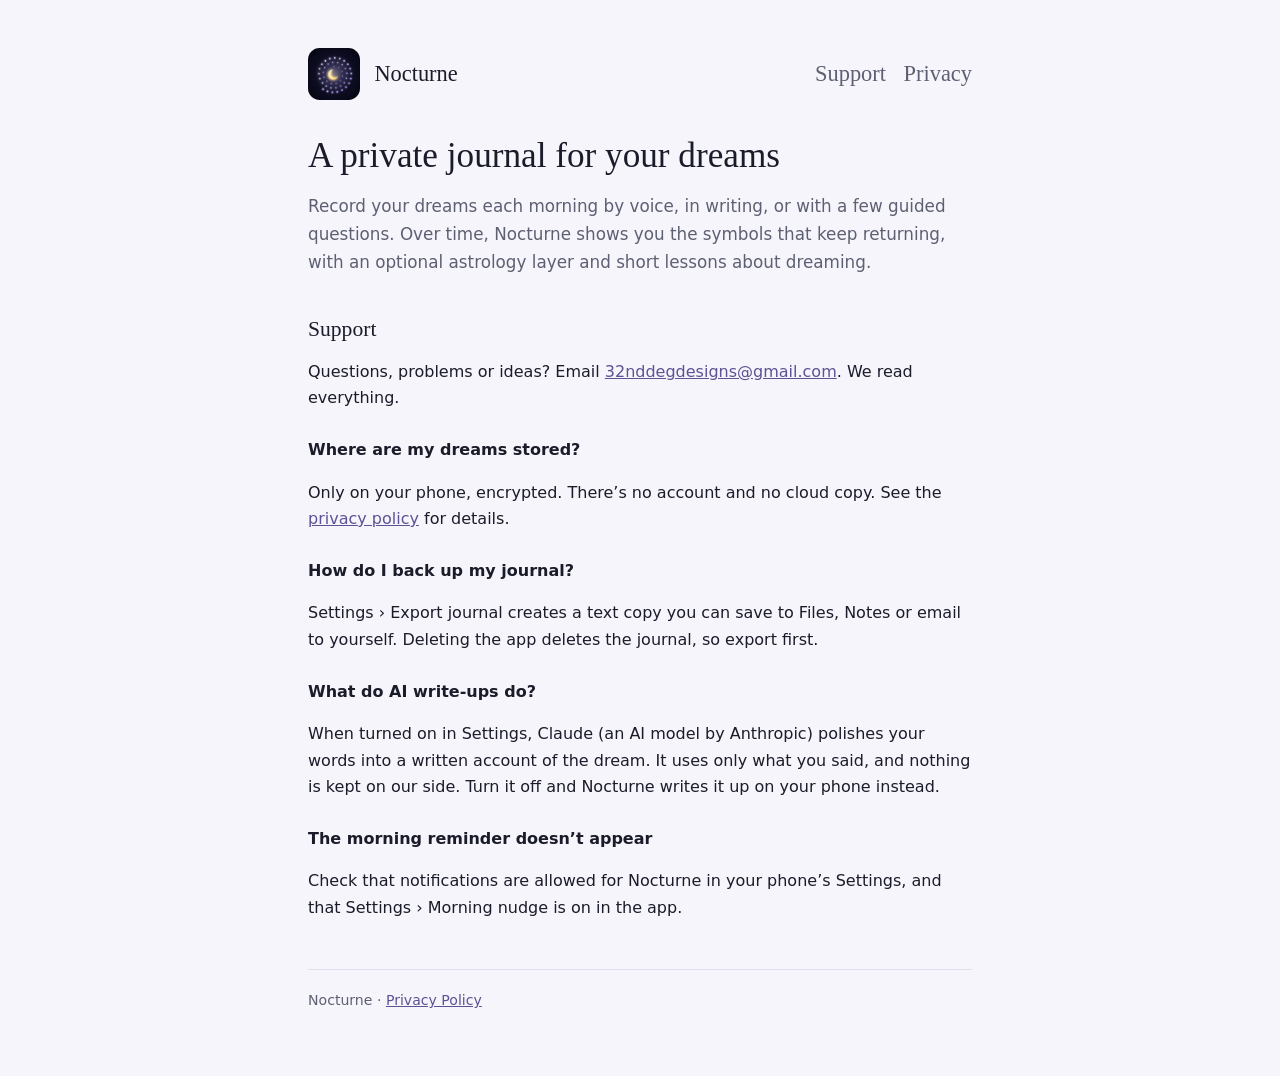
<file: index.html>
<!doctype html>
<html lang="en">
<head>
<meta charset="utf-8">
<meta name="viewport" content="width=device-width, initial-scale=1, viewport-fit=cover">
<title>Nocturne · Dream Journal</title>
<meta name="description" content="Nocturne is a private dream journal. Help, contact and privacy.">
<link rel="icon" href="icon.png">
<link rel="stylesheet" href="style.css">
</head>
<body>
<div class="wrap">
  <header>
    <img src="icon.png" alt="">
    <a href="./">Nocturne</a>
    <nav><a href="./">Support</a><a href="privacy/">Privacy</a></nav>
  </header>

  <h1>A private journal for your dreams</h1>
  <p class="lede">Record your dreams each morning by voice, in writing, or with a few guided questions. Over time, Nocturne shows you the symbols that keep returning, with an optional astrology layer and short lessons about dreaming.</p>

  <h2>Support</h2>
  <p>Questions, problems or ideas? Email <a href="mailto:32nddegdesigns@gmail.com">32nddegdesigns@gmail.com</a>. We read everything.</p>

  <h3>Where are my dreams stored?</h3>
  <p>Only on your phone, encrypted. There’s no account and no cloud copy. See the <a href="privacy/">privacy policy</a> for details.</p>

  <h3>How do I back up my journal?</h3>
  <p>Settings › Export journal creates a text copy you can save to Files, Notes or email to yourself. Deleting the app deletes the journal, so export first.</p>

  <h3>What do AI write-ups do?</h3>
  <p>When turned on in Settings, Claude (an AI model by Anthropic) polishes your words into a written account of the dream. It uses only what you said, and nothing is kept on our side. Turn it off and Nocturne writes it up on your phone instead.</p>

  <h3>The morning reminder doesn’t appear</h3>
  <p>Check that notifications are allowed for Nocturne in your phone’s Settings, and that Settings › Morning nudge is on in the app.</p>

  <footer>Nocturne · <a href="privacy/">Privacy Policy</a></footer>
</div>
</body>
</html>
</file>
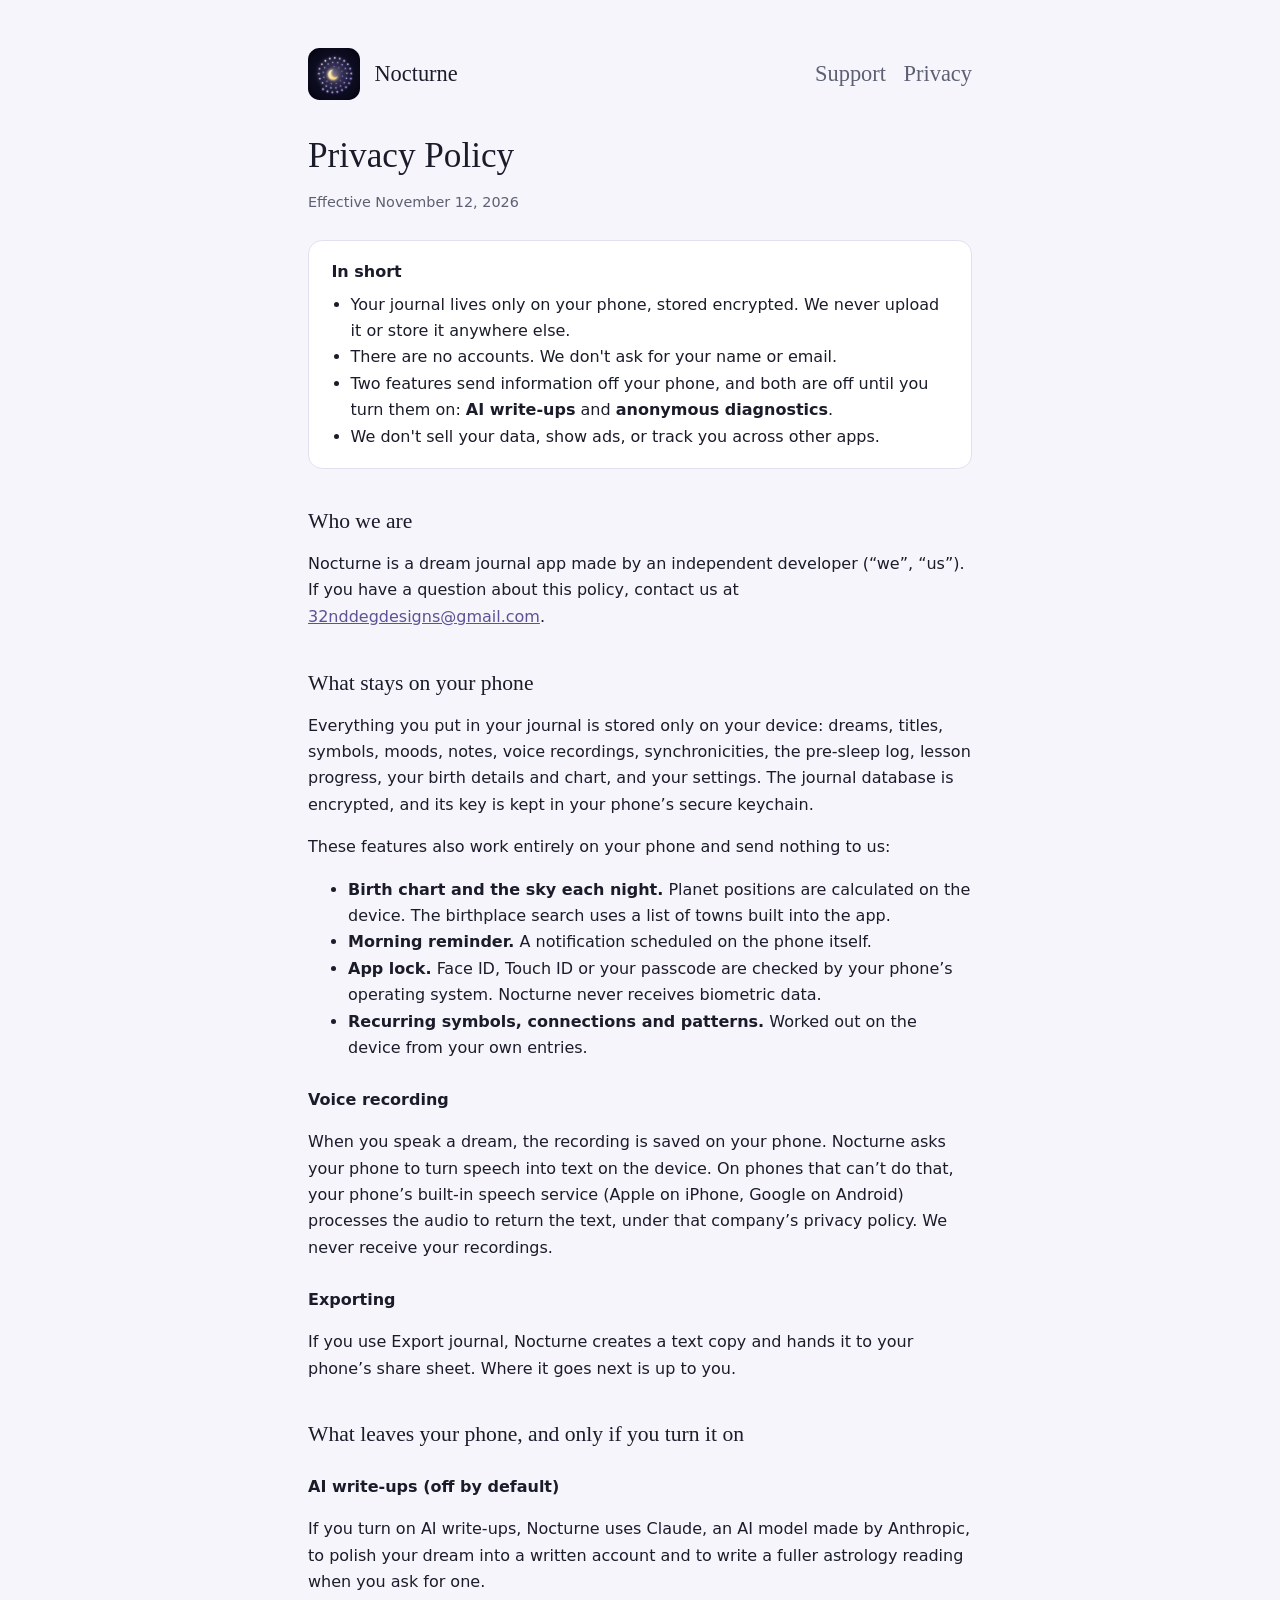
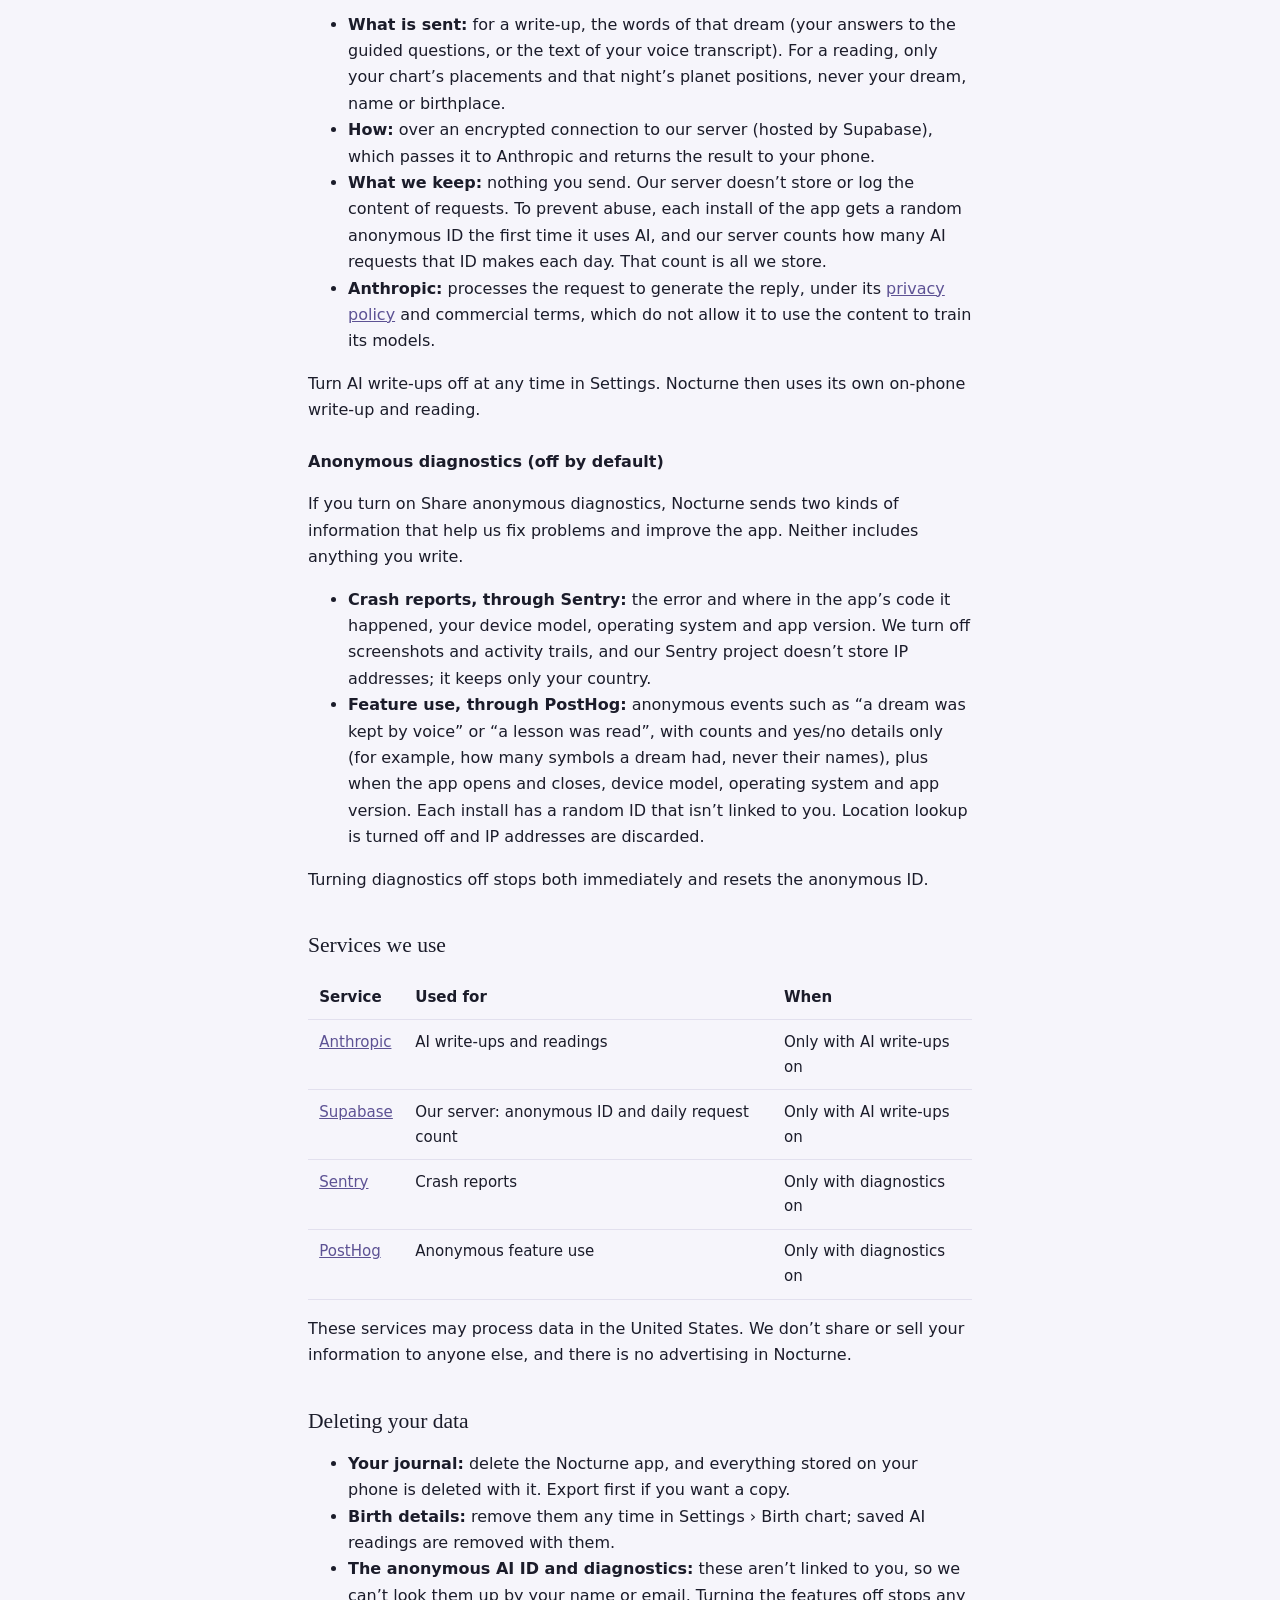
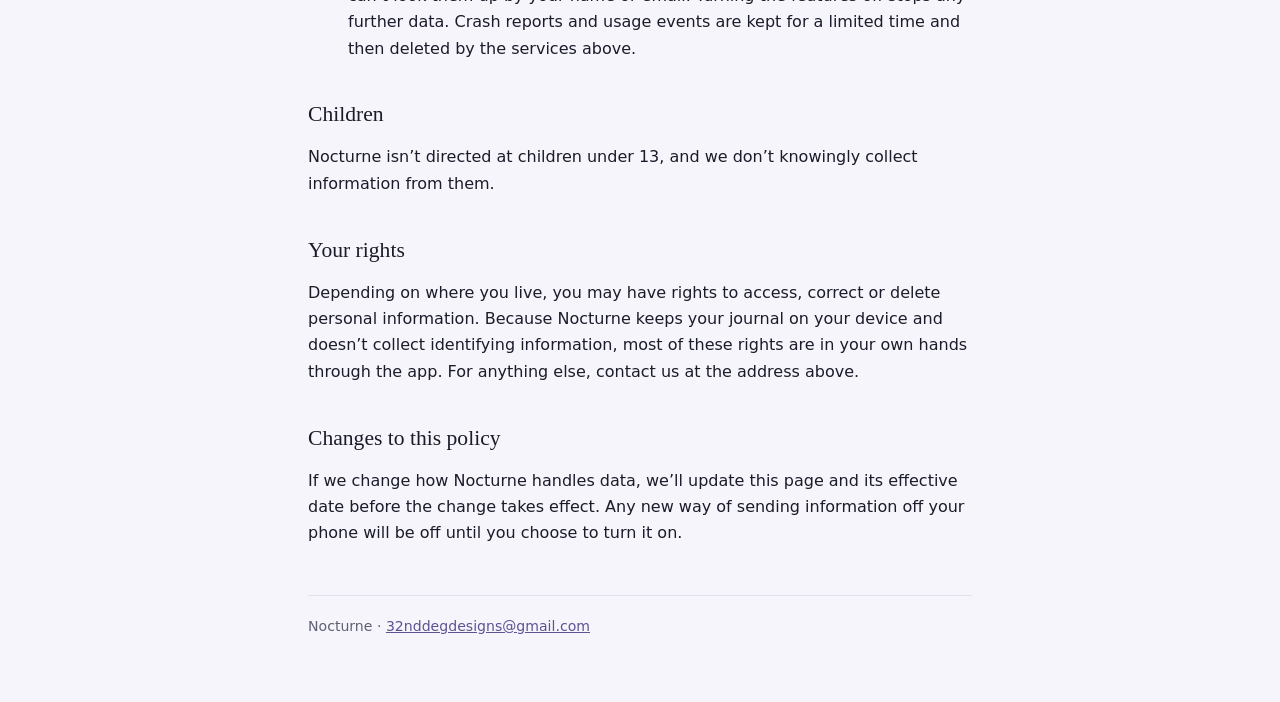
<file: privacy/index.html>
<!doctype html>
<html lang="en">
<head>
<meta charset="utf-8">
<meta name="viewport" content="width=device-width, initial-scale=1, viewport-fit=cover">
<title>Privacy Policy · Nocturne</title>
<meta name="description" content="How Nocturne, the dream journal, handles your data.">
<link rel="icon" href="../icon.png">
<link rel="stylesheet" href="../style.css">
</head>
<body>
<div class="wrap">
  <header>
    <img src="../icon.png" alt="">
    <a href="../">Nocturne</a>
    <nav><a href="../">Support</a><a href="./">Privacy</a></nav>
  </header>

  <h1>Privacy Policy</h1>
  <p class="updated">Effective November 12, 2026</p>

  <div class="summary">
    <strong>In short</strong>
    <ul>
      <li>Your journal lives only on your phone, stored encrypted. We never upload it or store it anywhere else.</li>
      <li>There are no accounts. We don't ask for your name or email.</li>
      <li>Two features send information off your phone, and both are off until you turn them on: <strong>AI write-ups</strong> and <strong>anonymous diagnostics</strong>.</li>
      <li>We don't sell your data, show ads, or track you across other apps.</li>
    </ul>
  </div>

  <h2>Who we are</h2>
  <p>Nocturne is a dream journal app made by an independent developer (“we”, “us”). If you have a question about this policy, contact us at <a href="mailto:32nddegdesigns@gmail.com">32nddegdesigns@gmail.com</a>.</p>

  <h2>What stays on your phone</h2>
  <p>Everything you put in your journal is stored only on your device: dreams, titles, symbols, moods, notes, voice recordings, synchronicities, the pre-sleep log, lesson progress, your birth details and chart, and your settings. The journal database is encrypted, and its key is kept in your phone’s secure keychain.</p>
  <p>These features also work entirely on your phone and send nothing to us:</p>
  <ul>
    <li><strong>Birth chart and the sky each night.</strong> Planet positions are calculated on the device. The birthplace search uses a list of towns built into the app.</li>
    <li><strong>Morning reminder.</strong> A notification scheduled on the phone itself.</li>
    <li><strong>App lock.</strong> Face ID, Touch ID or your passcode are checked by your phone’s operating system. Nocturne never receives biometric data.</li>
    <li><strong>Recurring symbols, connections and patterns.</strong> Worked out on the device from your own entries.</li>
  </ul>

  <h3>Voice recording</h3>
  <p>When you speak a dream, the recording is saved on your phone. Nocturne asks your phone to turn speech into text on the device. On phones that can’t do that, your phone’s built-in speech service (Apple on iPhone, Google on Android) processes the audio to return the text, under that company’s privacy policy. We never receive your recordings.</p>

  <h3>Exporting</h3>
  <p>If you use Export journal, Nocturne creates a text copy and hands it to your phone’s share sheet. Where it goes next is up to you.</p>

  <h2>What leaves your phone, and only if you turn it on</h2>

  <h3>AI write-ups (off by default)</h3>
  <p>If you turn on AI write-ups, Nocturne uses Claude, an AI model made by Anthropic, to polish your dream into a written account and to write a fuller astrology reading when you ask for one.</p>
  <ul>
    <li><strong>What is sent:</strong> for a write-up, the words of that dream (your answers to the guided questions, or the text of your voice transcript). For a reading, only your chart’s placements and that night’s planet positions, never your dream, name or birthplace.</li>
    <li><strong>How:</strong> over an encrypted connection to our server (hosted by Supabase), which passes it to Anthropic and returns the result to your phone.</li>
    <li><strong>What we keep:</strong> nothing you send. Our server doesn’t store or log the content of requests. To prevent abuse, each install of the app gets a random anonymous ID the first time it uses AI, and our server counts how many AI requests that ID makes each day. That count is all we store.</li>
    <li><strong>Anthropic:</strong> processes the request to generate the reply, under its <a href="https://www.anthropic.com/legal/privacy">privacy policy</a> and commercial terms, which do not allow it to use the content to train its models.</li>
  </ul>
  <p>Turn AI write-ups off at any time in Settings. Nocturne then uses its own on-phone write-up and reading.</p>

  <h3>Anonymous diagnostics (off by default)</h3>
  <p>If you turn on Share anonymous diagnostics, Nocturne sends two kinds of information that help us fix problems and improve the app. Neither includes anything you write.</p>
  <ul>
    <li><strong>Crash reports, through Sentry:</strong> the error and where in the app’s code it happened, your device model, operating system and app version. We turn off screenshots and activity trails, and our Sentry project doesn’t store IP addresses; it keeps only your country.</li>
    <li><strong>Feature use, through PostHog:</strong> anonymous events such as “a dream was kept by voice” or “a lesson was read”, with counts and yes/no details only (for example, how many symbols a dream had, never their names), plus when the app opens and closes, device model, operating system and app version. Each install has a random ID that isn’t linked to you. Location lookup is turned off and IP addresses are discarded.</li>
  </ul>
  <p>Turning diagnostics off stops both immediately and resets the anonymous ID.</p>

  <h2>Services we use</h2>
  <div class="table">
    <table>
      <thead><tr><th>Service</th><th>Used for</th><th>When</th></tr></thead>
      <tbody>
        <tr><td><a href="https://www.anthropic.com/legal/privacy">Anthropic</a></td><td>AI write-ups and readings</td><td>Only with AI write-ups on</td></tr>
        <tr><td><a href="https://supabase.com/privacy">Supabase</a></td><td>Our server: anonymous ID and daily request count</td><td>Only with AI write-ups on</td></tr>
        <tr><td><a href="https://sentry.io/privacy/">Sentry</a></td><td>Crash reports</td><td>Only with diagnostics on</td></tr>
        <tr><td><a href="https://posthog.com/privacy">PostHog</a></td><td>Anonymous feature use</td><td>Only with diagnostics on</td></tr>
      </tbody>
    </table>
  </div>
  <p>These services may process data in the United States. We don’t share or sell your information to anyone else, and there is no advertising in Nocturne.</p>

  <h2>Deleting your data</h2>
  <ul>
    <li><strong>Your journal:</strong> delete the Nocturne app, and everything stored on your phone is deleted with it. Export first if you want a copy.</li>
    <li><strong>Birth details:</strong> remove them any time in Settings › Birth chart; saved AI readings are removed with them.</li>
    <li><strong>The anonymous AI ID and diagnostics:</strong> these aren’t linked to you, so we can’t look them up by your name or email. Turning the features off stops any further data. Crash reports and usage events are kept for a limited time and then deleted by the services above.</li>
  </ul>

  <h2>Children</h2>
  <p>Nocturne isn’t directed at children under 13, and we don’t knowingly collect information from them.</p>

  <h2>Your rights</h2>
  <p>Depending on where you live, you may have rights to access, correct or delete personal information. Because Nocturne keeps your journal on your device and doesn’t collect identifying information, most of these rights are in your own hands through the app. For anything else, contact us at the address above.</p>

  <h2>Changes to this policy</h2>
  <p>If we change how Nocturne handles data, we’ll update this page and its effective date before the change takes effect. Any new way of sending information off your phone will be off until you choose to turn it on.</p>

  <footer>Nocturne · <a href="mailto:32nddegdesigns@gmail.com">32nddegdesigns@gmail.com</a></footer>
</div>
</body>
</html>
</file>
<file: style.css>
/* Nocturne site: the app's night palette, readable in light and dark. */
:root {
  --bg: #f6f5fb;
  --surface: #ffffff;
  --ink: #1b1c2a;
  --muted: #5d6072;
  --rule: #e2e0ee;
  --accent: #5d5294;
  --moon: #b8862b;
  --display: "Iowan Old Style", "Palatino Linotype", Georgia, serif;
  --body: -apple-system, "Segoe UI", system-ui, Roboto, sans-serif;
  color-scheme: light;
}
@media (prefers-color-scheme: dark) {
  :root {
    --bg: #161826;
    --surface: #1e2030;
    --ink: #e4e7f5;
    --muted: #9a9eb3;
    --rule: #2e3142;
    --accent: #b5abfc;
    --moon: #ffe49a;
    color-scheme: dark;
  }
}
* { box-sizing: border-box; }
body {
  margin: 0;
  background: var(--bg);
  color: var(--ink);
  font: 16px/1.65 var(--body);
}
.wrap {
  max-width: 44rem;
  margin: 0 auto;
  padding-block: 3rem 4rem;
  padding-left: max(1.25rem, env(safe-area-inset-left, 0px));
  padding-right: max(1.25rem, env(safe-area-inset-right, 0px));
}
header { display: flex; align-items: center; gap: 0.9rem; margin-bottom: 2.25rem; }
header img { width: 3.25rem; height: 3.25rem; border-radius: 22.37%; }
header a { color: inherit; text-decoration: none; font: 1.4rem/1 var(--display); }
nav { margin-left: auto; display: flex; gap: 1.1rem; font-size: 0.92rem; }
nav a { color: var(--muted); }
h1 { font: 400 2.2rem/1.15 var(--display); margin: 0 0 0.4rem; text-wrap: balance; }
h2 { font: 400 1.35rem/1.3 var(--display); margin: 2.4rem 0 0.6rem; }
h3 { font-size: 1rem; margin: 1.6rem 0 0.4rem; }
p, li { color: var(--ink); }
.lede { color: var(--muted); font-size: 1.05rem; }
.updated { color: var(--muted); font-size: 0.9rem; }
a { color: var(--accent); }
.summary {
  background: var(--surface);
  border: 1px solid var(--rule);
  border-radius: 14px;
  padding: 1.1rem 1.4rem;
  margin: 1.6rem 0;
}
.summary ul { margin: 0.4rem 0 0; padding-left: 1.2rem; }
table { width: 100%; border-collapse: collapse; font-size: 0.94rem; }
.table { overflow-x: auto; margin: 1rem 0; }
th, td { text-align: left; vertical-align: top; padding: 0.6rem 0.7rem; border-bottom: 1px solid var(--rule); }
th { font-weight: 600; }
footer { margin-top: 3rem; padding-top: 1.2rem; border-top: 1px solid var(--rule); color: var(--muted); font-size: 0.88rem; }
</file>
